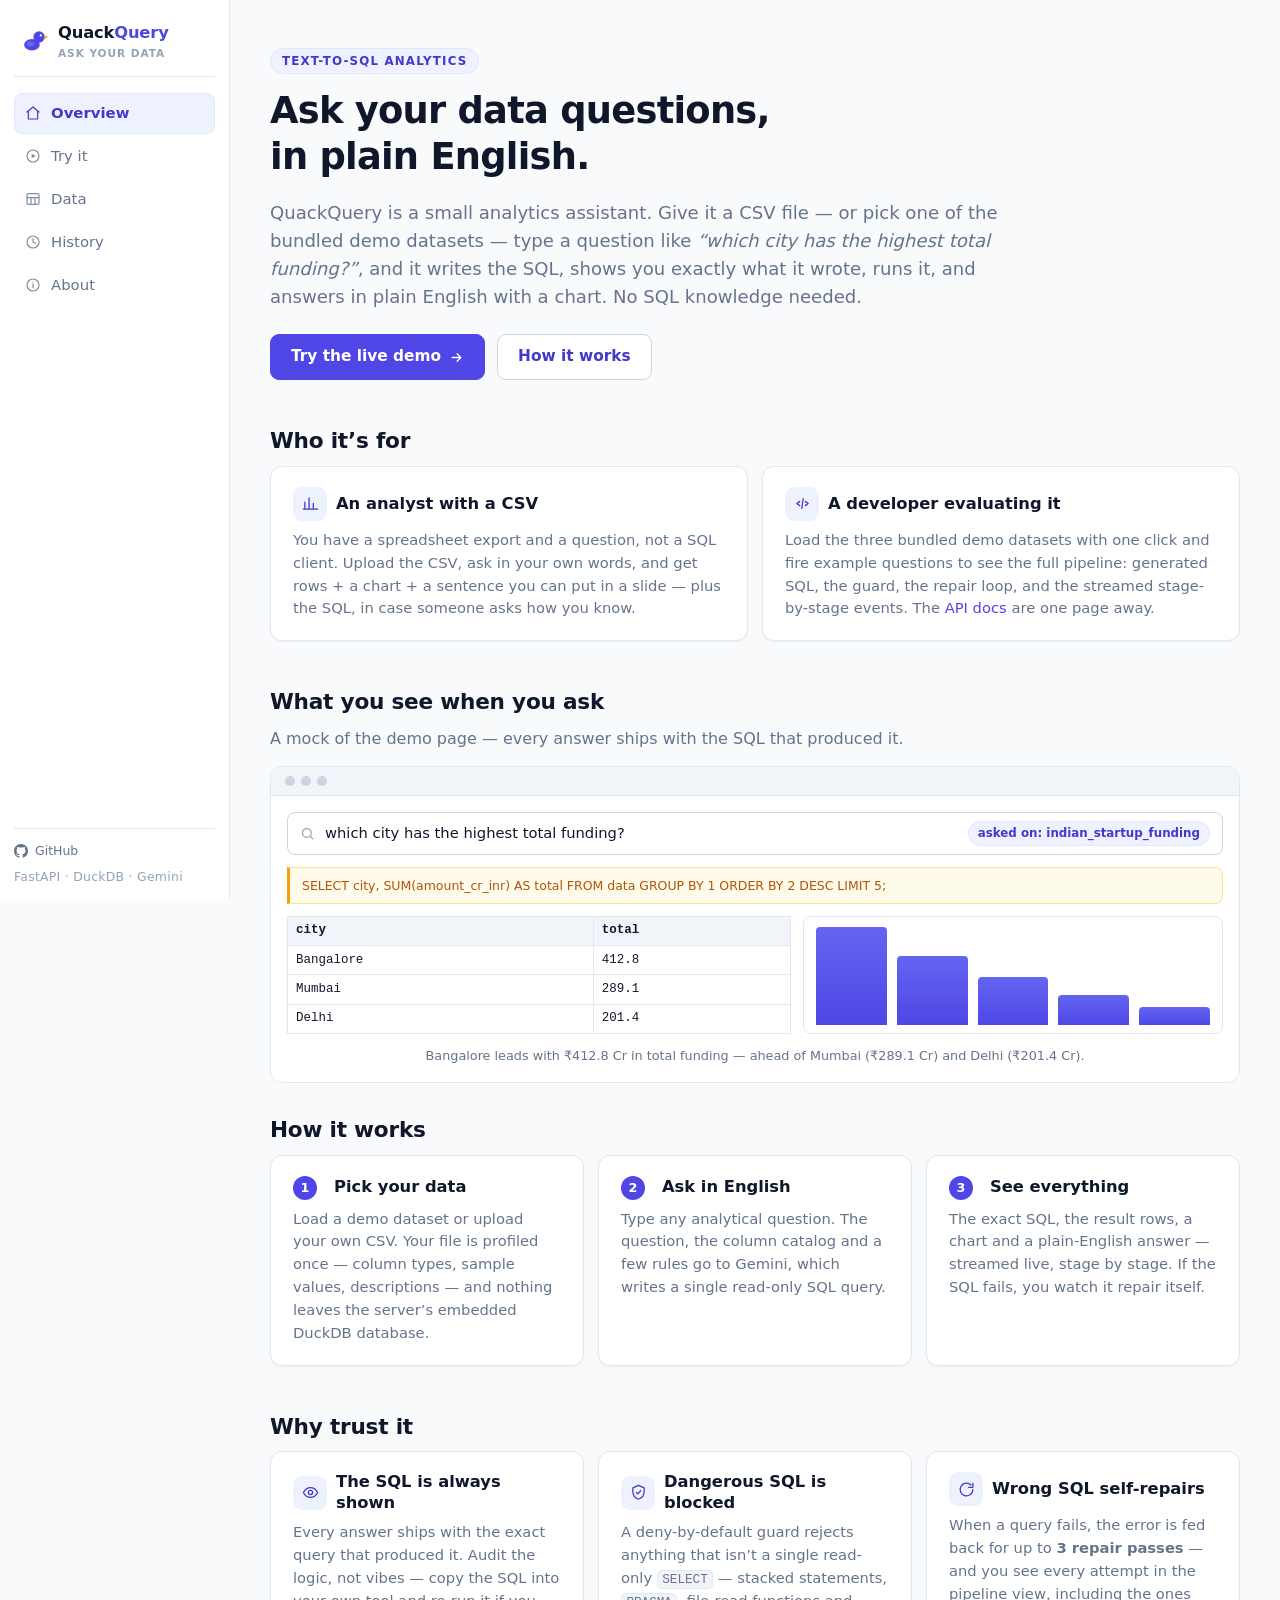
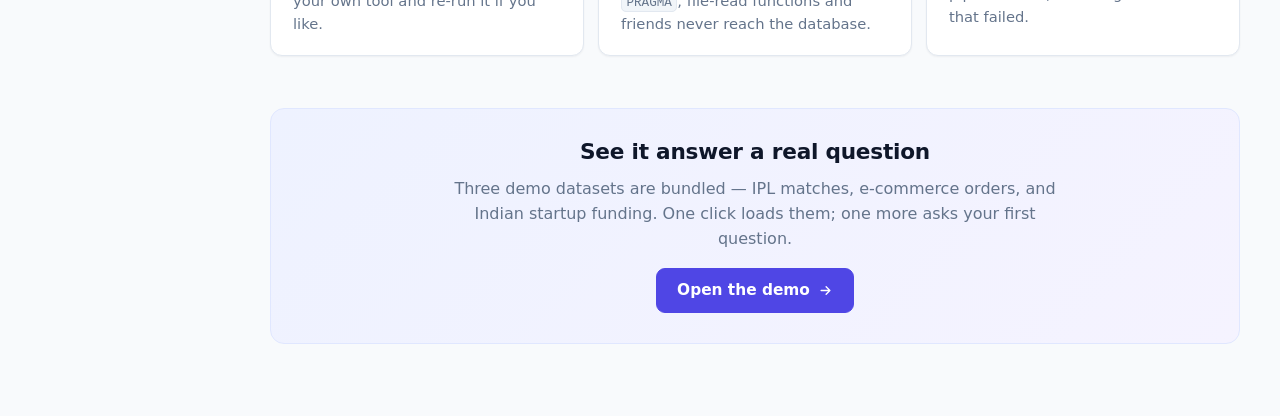
<file: static/index.html>
<!DOCTYPE html>
<html lang="en">
<head>
<meta charset="utf-8">
<meta name="viewport" content="width=device-width, initial-scale=1">
<meta name="description" content="QuackQuery — upload any CSV and ask questions in plain English. Auditable SQL, self-correcting queries, charts and plain-English answers.">
<title>QuackQuery — ask your data questions in plain English</title>
<link rel="icon" href="data:image/svg+xml,<svg xmlns='http://www.w3.org/2000/svg' viewBox='0 0 38 32'><ellipse cx='14' cy='22' rx='11' ry='8' fill='%234f46e5'/><circle cx='24' cy='11' r='8' fill='%234f46e5'/><path d='M31 9 37.5 11.2 31 13.4Z' fill='%23f59e0b'/><circle cx='26.5' cy='8.8' r='1.6' fill='white'/></svg>">
<link rel="stylesheet" href="/static/style.css">
</head>
<body>
<div class="layout">

  <aside class="sidebar">
    <a class="brand" href="/" aria-label="QuackQuery home">
      <svg viewBox="0 0 38 32" width="27" height="23" aria-hidden="true">
        <ellipse cx="14" cy="22" rx="11" ry="8" fill="#4f46e5"/>
        <ellipse cx="12" cy="21" rx="5.5" ry="3.5" fill="#6366f1"/>
        <circle cx="24" cy="11" r="8" fill="#4f46e5"/>
        <path d="M31 9 37.5 11.2 31 13.4Z" fill="#f59e0b"/>
        <circle cx="26.5" cy="8.8" r="1.6" fill="#fff"/>
      </svg>
      <span class="brand-name">Quack<b>Query</b><span class="brand-sub">ask your data</span></span>
    </a>
    <nav class="nav">
      <a href="/" class="active"><svg width="16" height="16" viewBox="0 0 24 24" fill="none" stroke="currentColor" stroke-width="1.8" stroke-linecap="round" stroke-linejoin="round" aria-hidden="true"><path d="M3 10.5 12 3l9 7.5"/><path d="M5 9.5V21h14V9.5"/></svg>Overview</a>
      <a href="/demo"><svg width="16" height="16" viewBox="0 0 24 24" fill="none" stroke="currentColor" stroke-width="1.8" stroke-linecap="round" stroke-linejoin="round" aria-hidden="true"><circle cx="12" cy="12" r="9"/><path d="M10 8.5v7l6-3.5z" fill="currentColor" stroke="none"/></svg>Try it</a>
      <a href="/data"><svg width="16" height="16" viewBox="0 0 24 24" fill="none" stroke="currentColor" stroke-width="1.8" stroke-linecap="round" stroke-linejoin="round" aria-hidden="true"><rect x="3" y="4" width="18" height="16" rx="2"/><path d="M3 10h18M9 10v10M15 10v10"/></svg>Data</a>
      <a href="/history"><svg width="16" height="16" viewBox="0 0 24 24" fill="none" stroke="currentColor" stroke-width="1.8" stroke-linecap="round" stroke-linejoin="round" aria-hidden="true"><circle cx="12" cy="12" r="9"/><path d="M12 7v5l3.5 2"/></svg>History</a>
      <a href="/about"><svg width="16" height="16" viewBox="0 0 24 24" fill="none" stroke="currentColor" stroke-width="1.8" stroke-linecap="round" stroke-linejoin="round" aria-hidden="true"><circle cx="12" cy="12" r="9"/><path d="M12 11v5"/><path d="M12 7.5v.5"/></svg>About</a>
    </nav>
    <div class="sidebar-foot">
      <a class="gh" href="https://github.com/gorredinesh21/quackquery" target="_blank" rel="noopener"><svg width="14" height="14" viewBox="0 0 16 16" fill="currentColor" aria-hidden="true"><path d="M8 0C3.58 0 0 3.58 0 8c0 3.54 2.29 6.53 5.47 7.59.4.07.55-.17.55-.38 0-.19-.01-.82-.01-1.49-2.01.37-2.53-.49-2.69-.94-.09-.23-.48-.94-.82-1.13-.28-.15-.68-.52-.01-.53.63-.01 1.08.58 1.23.82.72 1.21 1.87.87 2.33.66.07-.52.28-.87.51-1.07-1.78-.2-3.64-.89-3.64-3.95 0-.87.31-1.59.82-2.15-.08-.2-.36-1.02.08-2.12 0 0 .67-.21 2.2.82.64-.18 1.32-.27 2-.27s1.36.09 2 .27c1.53-1.04 2.2-.82 2.2-.82.44 1.1.16 1.92.08 2.12.51.56.82 1.27.82 2.15 0 3.07-1.87 3.75-3.65 3.95.29.25.54.73.54 1.48 0 1.07-.01 1.93-.01 2.2 0 .21.15.46.55.38A8.01 8.01 0 0 0 16 8c0-4.42-3.58-8-8-8z"/></svg>GitHub</a>
      <div class="stack">FastAPI · DuckDB · Gemini</div>
    </div>
  </aside>

  <main class="content">

    <section class="hero">
      <span class="eyebrow">Text-to-SQL analytics</span>
      <h1>Ask your data questions,<br>in plain English.</h1>
      <p class="lead">QuackQuery is a small analytics assistant. Give it a CSV file —
      or pick one of the bundled demo datasets — type a question like
      <em>&ldquo;which city has the highest total funding?&rdquo;</em>, and it writes the SQL,
      shows you exactly what it wrote, runs it, and answers in plain English with a chart.
      No SQL knowledge needed.</p>
      <div class="cta-row">
        <a class="btn" href="/demo">Try the live demo
          <svg width="15" height="15" viewBox="0 0 24 24" fill="none" stroke="currentColor" stroke-width="2.2" stroke-linecap="round" stroke-linejoin="round" aria-hidden="true"><path d="M5 12h14M13 6l6 6-6 6"/></svg></a>
        <a class="btn btn-ghost" href="#how">How it works</a>
      </div>
    </section>

    <h2 style="margin-top:34px;">Who it&rsquo;s for</h2>
    <div class="grid2">
      <div class="card featurecard">
        <h3><span class="ficon"><svg width="17" height="17" viewBox="0 0 24 24" fill="none" stroke="currentColor" stroke-width="1.8" stroke-linecap="round" stroke-linejoin="round" aria-hidden="true"><path d="M4 20V10M10 20V4M16 20v-8M22 20H2"/></svg></span>An analyst with a CSV</h3>
        <p>You have a spreadsheet export and a question, not a SQL client. Upload the CSV,
        ask in your own words, and get rows + a chart + a sentence you can put in a slide —
        plus the SQL, in case someone asks how you know.</p>
      </div>
      <div class="card featurecard">
        <h3><span class="ficon"><svg width="17" height="17" viewBox="0 0 24 24" fill="none" stroke="currentColor" stroke-width="1.8" stroke-linecap="round" stroke-linejoin="round" aria-hidden="true"><path d="M8 9l-4 3 4 3M16 9l4 3-4 3M13 5l-2 14"/></svg></span>A developer evaluating it</h3>
        <p>Load the three bundled demo datasets with one click and fire example questions
        to see the full pipeline: generated SQL, the guard, the repair loop, and the
        streamed stage-by-stage events. The <a href="/docs">API docs</a> are one page away.</p>
      </div>
    </div>

    <h2 style="margin-top:30px;">What you see when you ask</h2>
    <p class="muted">A mock of the demo page — every answer ships with the SQL that produced it.</p>
    <div class="mock">
      <div class="mock-bar"><i></i><i></i><i></i></div>
      <div class="mock-body">
        <div class="mock-q">
          <svg width="15" height="15" viewBox="0 0 24 24" fill="none" stroke="#94a3b8" stroke-width="2" aria-hidden="true"><circle cx="11" cy="11" r="7"/><path d="M21 21l-4.3-4.3"/></svg>
          which city has the highest total funding?
          <span class="st st-info">asked on: indian_startup_funding</span>
        </div>
        <div class="mock-sql">SELECT city, SUM(amount_cr_inr) AS total FROM data GROUP BY 1 ORDER BY 2 DESC LIMIT 5;</div>
        <div class="mock-2col">
          <table class="mock-tbl">
            <tr><th>city</th><th>total</th></tr>
            <tr><td>Bangalore</td><td>412.8</td></tr>
            <tr><td>Mumbai</td><td>289.1</td></tr>
            <tr><td>Delhi</td><td>201.4</td></tr>
          </table>
          <div class="mock-chart" aria-hidden="true">
            <b style="height:100%"></b><b style="height:70%"></b><b style="height:49%"></b>
            <b style="height:31%"></b><b style="height:18%"></b>
          </div>
        </div>
        <div class="mock-caption">Bangalore leads with ₹412.8 Cr in total funding —
        ahead of Mumbai (₹289.1 Cr) and Delhi (₹201.4 Cr).</div>
      </div>
    </div>

    <h2 id="how" style="margin-top:34px;">How it works</h2>
    <div class="grid3">
      <div class="card featurecard">
        <h3><span class="stepnum">1</span>Pick your data</h3>
        <p>Load a demo dataset or upload your own CSV. Your file is profiled once —
        column types, sample values, descriptions — and nothing leaves the server&rsquo;s
        embedded DuckDB database.</p>
      </div>
      <div class="card featurecard">
        <h3><span class="stepnum">2</span>Ask in English</h3>
        <p>Type any analytical question. The question, the column catalog and a few
        rules go to Gemini, which writes a single read-only SQL query.</p>
      </div>
      <div class="card featurecard">
        <h3><span class="stepnum">3</span>See everything</h3>
        <p>The exact SQL, the result rows, a chart and a plain-English answer —
        streamed live, stage by stage. If the SQL fails, you watch it repair itself.</p>
      </div>
    </div>

    <h2 style="margin-top:30px;">Why trust it</h2>
    <div class="grid3">
      <div class="card featurecard">
        <h3><span class="ficon"><svg width="17" height="17" viewBox="0 0 24 24" fill="none" stroke="currentColor" stroke-width="1.8" stroke-linecap="round" stroke-linejoin="round" aria-hidden="true"><path d="M2 12s3.5-7 10-7 10 7 10 7-3.5 7-10 7-10-7-10-7z"/><circle cx="12" cy="12" r="3"/></svg></span>The SQL is always shown</h3>
        <p>Every answer ships with the exact query that produced it. Audit the logic,
        not vibes — copy the SQL into your own tool and re-run it if you like.</p>
      </div>
      <div class="card featurecard">
        <h3><span class="ficon"><svg width="17" height="17" viewBox="0 0 24 24" fill="none" stroke="currentColor" stroke-width="1.8" stroke-linecap="round" stroke-linejoin="round" aria-hidden="true"><path d="M12 2 4 5.5v5c0 5 3.4 9.4 8 11 4.6-1.6 8-6 8-11v-5z"/><path d="M9 12l2 2 4-4.5"/></svg></span>Dangerous SQL is blocked</h3>
        <p>A deny-by-default guard rejects anything that isn&rsquo;t a single read-only
        <code>SELECT</code> — stacked statements, <code>PRAGMA</code>, file-read functions
        and friends never reach the database.</p>
      </div>
      <div class="card featurecard">
        <h3><span class="ficon"><svg width="17" height="17" viewBox="0 0 24 24" fill="none" stroke="currentColor" stroke-width="1.8" stroke-linecap="round" stroke-linejoin="round" aria-hidden="true"><path d="M21 12a9 9 0 1 1-2.6-6.3"/><path d="M21 3v6h-6"/></svg></span>Wrong SQL self-repairs</h3>
        <p>When a query fails, the error is fed back for up to <strong>3 repair passes</strong> —
        and you see every attempt in the pipeline view, including the ones that failed.</p>
      </div>
    </div>

    <div class="ctaband" style="margin-top:34px;">
      <h2>See it answer a real question</h2>
      <p>Three demo datasets are bundled — IPL matches, e-commerce orders, and Indian
      startup funding. One click loads them; one more asks your first question.</p>
      <a class="btn" href="/demo">Open the demo
        <svg width="15" height="15" viewBox="0 0 24 24" fill="none" stroke="currentColor" stroke-width="2.2" stroke-linecap="round" stroke-linejoin="round" aria-hidden="true"><path d="M5 12h14M13 6l6 6-6 6"/></svg></a>
    </div>

  </main>
</div>
</body>
</html>
</file>
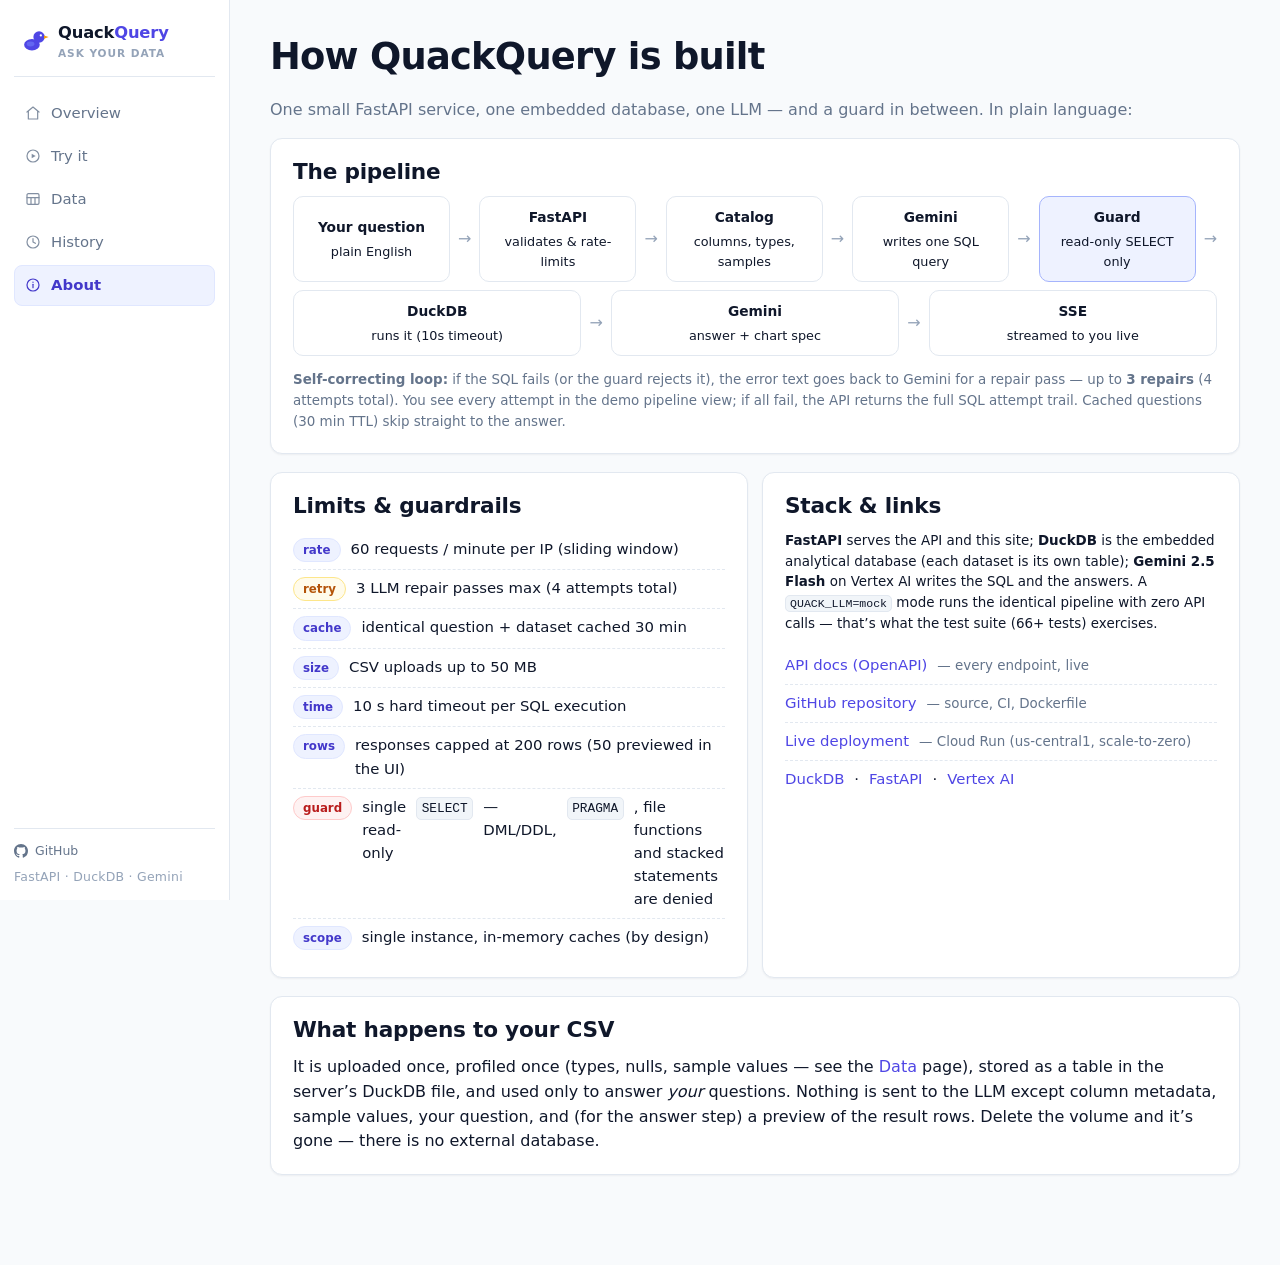
<file: static/about.html>
<!DOCTYPE html>
<html lang="en">
<head>
<meta charset="utf-8">
<meta name="viewport" content="width=device-width, initial-scale=1">
<title>About — QuackQuery</title>
<link rel="icon" href="data:image/svg+xml,<svg xmlns='http://www.w3.org/2000/svg' viewBox='0 0 38 32'><ellipse cx='14' cy='22' rx='11' ry='8' fill='%234f46e5'/><circle cx='24' cy='11' r='8' fill='%234f46e5'/><path d='M31 9 37.5 11.2 31 13.4Z' fill='%23f59e0b'/><circle cx='26.5' cy='8.8' r='1.6' fill='white'/></svg>">
<link rel="stylesheet" href="/static/style.css">
</head>
<body>
<div class="layout">

  <aside class="sidebar">
    <a class="brand" href="/" aria-label="QuackQuery home">
      <svg viewBox="0 0 38 32" width="27" height="23" aria-hidden="true">
        <ellipse cx="14" cy="22" rx="11" ry="8" fill="#4f46e5"/>
        <ellipse cx="12" cy="21" rx="5.5" ry="3.5" fill="#6366f1"/>
        <circle cx="24" cy="11" r="8" fill="#4f46e5"/>
        <path d="M31 9 37.5 11.2 31 13.4Z" fill="#f59e0b"/>
        <circle cx="26.5" cy="8.8" r="1.6" fill="#fff"/>
      </svg>
      <span class="brand-name">Quack<b>Query</b><span class="brand-sub">ask your data</span></span>
    </a>
    <nav class="nav">
      <a href="/"><svg width="16" height="16" viewBox="0 0 24 24" fill="none" stroke="currentColor" stroke-width="1.8" stroke-linecap="round" stroke-linejoin="round" aria-hidden="true"><path d="M3 10.5 12 3l9 7.5"/><path d="M5 9.5V21h14V9.5"/></svg>Overview</a>
      <a href="/demo"><svg width="16" height="16" viewBox="0 0 24 24" fill="none" stroke="currentColor" stroke-width="1.8" stroke-linecap="round" stroke-linejoin="round" aria-hidden="true"><circle cx="12" cy="12" r="9"/><path d="M10 8.5v7l6-3.5z" fill="currentColor" stroke="none"/></svg>Try it</a>
      <a href="/data"><svg width="16" height="16" viewBox="0 0 24 24" fill="none" stroke="currentColor" stroke-width="1.8" stroke-linecap="round" stroke-linejoin="round" aria-hidden="true"><rect x="3" y="4" width="18" height="16" rx="2"/><path d="M3 10h18M9 10v10M15 10v10"/></svg>Data</a>
      <a href="/history"><svg width="16" height="16" viewBox="0 0 24 24" fill="none" stroke="currentColor" stroke-width="1.8" stroke-linecap="round" stroke-linejoin="round" aria-hidden="true"><circle cx="12" cy="12" r="9"/><path d="M12 7v5l3.5 2"/></svg>History</a>
      <a href="/about" class="active"><svg width="16" height="16" viewBox="0 0 24 24" fill="none" stroke="currentColor" stroke-width="1.8" stroke-linecap="round" stroke-linejoin="round" aria-hidden="true"><circle cx="12" cy="12" r="9"/><path d="M12 11v5"/><path d="M12 7.5v.5"/></svg>About</a>
    </nav>
    <div class="sidebar-foot">
      <a class="gh" href="https://github.com/gorredinesh21/quackquery" target="_blank" rel="noopener"><svg width="14" height="14" viewBox="0 0 16 16" fill="currentColor" aria-hidden="true"><path d="M8 0C3.58 0 0 3.58 0 8c0 3.54 2.29 6.53 5.47 7.59.4.07.55-.17.55-.38 0-.19-.01-.82-.01-1.49-2.01.37-2.53-.49-2.69-.94-.09-.23-.48-.94-.82-1.13-.28-.15-.68-.52-.01-.53.63-.01 1.08.58 1.23.82.72 1.21 1.87.87 2.33.66.07-.52.28-.87.51-1.07-1.78-.2-3.64-.89-3.64-3.95 0-.87.31-1.59.82-2.15-.08-.2-.36-1.02.08-2.12 0 0 .67-.21 2.2.82.64-.18 1.32-.27 2-.27s1.36.09 2 .27c1.53-1.04 2.2-.82 2.2-.82.44 1.1.16 1.92.08 2.12.51.56.82 1.27.82 2.15 0 3.07-1.87 3.75-3.65 3.95.29.25.54.73.54 1.48 0 1.07-.01 1.93-.01 2.2 0 .21.15.46.55.38A8.01 8.01 0 0 0 16 8c0-4.42-3.58-8-8-8z"/></svg>GitHub</a>
      <div class="stack">FastAPI · DuckDB · Gemini</div>
    </div>
  </aside>

  <main class="content">
    <h1>How QuackQuery is built</h1>
    <p class="muted">One small FastAPI service, one embedded database, one LLM —
    and a guard in between. In plain language:</p>

    <div class="card">
      <h2>The pipeline</h2>
      <div class="flow">
        <div class="fbox"><b>Your question</b>plain English</div>
        <div class="farrow">→</div>
        <div class="fbox"><b>FastAPI</b>validates &amp; rate-limits</div>
        <div class="farrow">→</div>
        <div class="fbox"><b>Catalog</b>columns, types, samples</div>
        <div class="farrow">→</div>
        <div class="fbox"><b>Gemini</b>writes one SQL query</div>
        <div class="farrow">→</div>
        <div class="fbox hot"><b>Guard</b>read-only SELECT only</div>
        <div class="farrow">→</div>
        <div class="fbox"><b>DuckDB</b>runs it (10s timeout)</div>
        <div class="farrow">→</div>
        <div class="fbox"><b>Gemini</b>answer + chart spec</div>
        <div class="farrow">→</div>
        <div class="fbox"><b>SSE</b>streamed to you live</div>
      </div>
      <p class="small muted" style="margin:14px 0 0;">
        <b>Self-correcting loop:</b> if the SQL fails (or the guard rejects it), the error text
        goes back to Gemini for a repair pass — up to <b>3 repairs</b> (4 attempts total).
        You see every attempt in the demo pipeline view; if all fail, the API returns
        the full SQL attempt trail. Cached questions (30&nbsp;min TTL) skip straight to the answer.</p>
    </div>

    <div class="grid2">
      <div class="card">
        <h2>Limits &amp; guardrails</h2>
        <ul class="limitlist">
          <li><span class="st st-info">rate</span>60 requests / minute per IP (sliding window)</li>
          <li><span class="st st-warn">retry</span>3 LLM repair passes max (4 attempts total)</li>
          <li><span class="st st-info">cache</span>identical question + dataset cached 30 min</li>
          <li><span class="st st-info">size</span>CSV uploads up to 50 MB</li>
          <li><span class="st st-info">time</span>10 s hard timeout per SQL execution</li>
          <li><span class="st st-info">rows</span>responses capped at 200 rows (50 previewed in the UI)</li>
          <li><span class="st st-err">guard</span>single read-only <code>SELECT</code> — DML/DDL,
              <code>PRAGMA</code>, file functions and stacked statements are denied</li>
          <li><span class="st st-info">scope</span>single instance, in-memory caches (by design)</li>
        </ul>
      </div>
      <div class="card">
        <h2>Stack &amp; links</h2>
        <p class="small" style="margin-top:0;"><b>FastAPI</b> serves the API and this site;
        <b>DuckDB</b> is the embedded analytical database (each dataset is its own table);
        <b>Gemini 2.5 Flash</b> on Vertex AI writes the SQL and the answers. A
        <code>QUACK_LLM=mock</code> mode runs the identical pipeline with zero API calls —
        that&rsquo;s what the test suite (66+ tests) exercises.</p>
        <ul class="limitlist">
          <li><a href="/docs" target="_blank" rel="noopener">API docs (OpenAPI)</a>
              <span class="muted small">— every endpoint, live</span></li>
          <li><a href="https://github.com/gorredinesh21/quackquery" target="_blank" rel="noopener">GitHub repository</a>
              <span class="muted small">— source, CI, Dockerfile</span></li>
          <li><a href="https://quackquery-yzzxrxetcq-uc.a.run.app" target="_blank" rel="noopener">Live deployment</a>
              <span class="muted small">— Cloud Run (us-central1, scale-to-zero)</span></li>
          <li><a href="https://duckdb.org/" target="_blank" rel="noopener">DuckDB</a> ·
              <a href="https://fastapi.tiangolo.com/" target="_blank" rel="noopener">FastAPI</a> ·
              <a href="https://cloud.google.com/vertex-ai" target="_blank" rel="noopener">Vertex AI</a></li>
        </ul>
      </div>
    </div>

    <div class="card">
      <h2>What happens to your CSV</h2>
      <p style="margin-bottom:0;">It is uploaded once, profiled once (types, nulls, sample values —
      see the <a href="/data">Data</a> page), stored as a table in the server&rsquo;s DuckDB file,
      and used only to answer <em>your</em> questions. Nothing is sent to the LLM except column
      metadata, sample values, your question, and (for the answer step) a preview of the result rows.
      Delete the volume and it&rsquo;s gone — there is no external database.</p>
    </div>
  </main>
</div>
</body>
</html>
</file>
<file: static/style.css>
/* QuackQuery — shared light theme + sidebar layout.
   Plain CSS, no frameworks. Palette: white/#f8fafc bg, #e2e8f0 borders,
   indigo #4f46e5 accent, slate text; green/amber/red only for status. */

:root {
  --bg: #f8fafc;
  --panel: #ffffff;
  --border: #e2e8f0;
  --border-strong: #cbd5e1;
  --text: #0f172a;
  --muted: #64748b;
  --muted-2: #94a3b8;
  --accent: #4f46e5;
  --accent-dark: #4338ca;
  --accent-soft: #eef2ff;
  --accent-softer: #f5f7ff;
  --amber: #b45309;
  --amber-border: #f59e0b;
  --amber-bg: #fffbeb;
  --green: #15803d;
  --green-border: #16a34a;
  --green-bg: #f0fdf4;
  --red: #b91c1c;
  --red-border: #dc2626;
  --red-bg: #fef2f2;
  --violet: #7c3aed;
  --code-bg: #f1f5f9;
  --shadow: 0 1px 2px rgba(15, 23, 42, .05);
  color-scheme: light;
}

* { box-sizing: border-box; }
html { scroll-behavior: smooth; }
body {
  margin: 0;
  font-family: ui-sans-serif, system-ui, -apple-system, "Segoe UI", Roboto,
               "Helvetica Neue", Arial, sans-serif;
  background: var(--bg);
  color: var(--text);
  font-size: 16px;
  line-height: 1.55;
}
code, pre, .mono { font-family: ui-monospace, SFMono-Regular, Menlo, Consolas,
                    monospace; }
a { color: var(--accent); text-decoration: none; }
a:hover { text-decoration: underline; }
h1, h2, h3 { line-height: 1.25; margin: 0 0 .5em; }
h1 { font-size: clamp(1.7rem, 3.5vw, 2.3rem); letter-spacing: -.02em; }
h2 { font-size: 1.35rem; letter-spacing: -.01em; }
h3 { font-size: 1.02rem; }
p  { margin: .4em 0 .9em; }

/* ---- layout: fixed sidebar + independently scrolling content ---------- */
.layout { display: flex; min-height: 100vh; }

.sidebar {
  position: fixed; inset: 0 auto 0 0; width: 230px;
  background: var(--panel);
  border-right: 1px solid var(--border);
  display: flex; flex-direction: column;
  padding: 18px 14px 14px;
  z-index: 20;
}
.content {
  margin-left: 230px; flex: 1;
  padding: 34px 40px 72px;
  max-width: 1060px;
  width: 100%;
}

/* brand */
.brand {
  display: flex; align-items: center; gap: 9px;
  padding: 2px 8px 14px; margin-bottom: 10px;
  border-bottom: 1px solid var(--border);
  color: var(--text);
}
.brand:hover { text-decoration: none; }
.brand-name { font-weight: 700; font-size: 1.02rem; letter-spacing: -.01em; }
.brand-name b { color: var(--accent); font-weight: 800; }
.brand-sub { display: block; font-size: .66rem; color: var(--muted-2);
             letter-spacing: .09em; text-transform: uppercase; }

/* nav */
.nav { display: flex; flex-direction: column; gap: 2px; margin-top: 6px; }
.nav a {
  display: flex; align-items: center; gap: 10px;
  padding: 8px 10px; border-radius: 8px;
  color: var(--muted); font-weight: 500; font-size: .93rem;
  border: 1px solid transparent;
}
.nav a svg { flex: 0 0 auto; opacity: .8; }
.nav a:hover { background: var(--accent-softer); color: var(--text);
               text-decoration: none; }
.nav a.active {
  background: var(--accent-soft); color: var(--accent-dark);
  font-weight: 600; border-color: #e0e7ff;
}
.nav a.active svg { opacity: 1; }

/* sidebar footer */
.sidebar-foot {
  margin-top: auto; padding-top: 12px;
  border-top: 1px solid var(--border);
  font-size: .78rem; color: var(--muted);
  display: flex; flex-direction: column; gap: 6px;
}
.sidebar-foot .gh {
  display: inline-flex; align-items: center; gap: 7px; color: var(--muted);
}
.sidebar-foot .gh:hover { color: var(--text); }
.sidebar-foot .stack { color: var(--muted-2); letter-spacing: .02em; }

/* ---- cards, grids, chips, badges -------------------------------------- */
.card {
  background: var(--panel); border: 1px solid var(--border);
  border-radius: 12px; padding: 20px 22px; margin-bottom: 18px;
  box-shadow: var(--shadow);
}
.card > :last-child { margin-bottom: 0; }
.card h2 { margin-top: 0; }
.cardhead { display: flex; align-items: baseline; justify-content: space-between;
            gap: 12px; flex-wrap: wrap; margin-bottom: 12px; }
.cardhead h2, .cardhead h3 { margin: 0; }

.grid2 { display: grid; grid-template-columns: repeat(2, 1fr); gap: 14px; }
.grid3 { display: grid; grid-template-columns: repeat(3, 1fr); gap: 14px; }
@media (max-width: 900px) { .grid3 { grid-template-columns: 1fr; } }
@media (max-width: 640px) { .grid2 { grid-template-columns: 1fr; } }

.chip {
  display: inline-flex; align-items: center; gap: 5px;
  padding: 5px 11px; font-size: .82rem; font-weight: 500;
  background: var(--panel); color: var(--muted);
  border: 1px solid var(--border-strong); border-radius: 999px;
  cursor: pointer;
}
.chip:hover { border-color: var(--accent); color: var(--accent-dark);
              background: var(--accent-softer); }
body.busy .chip { opacity: .45; pointer-events: none; }
.chips { display: flex; flex-wrap: wrap; gap: 8px; margin-top: 12px; }

/* status chips — the only green/amber/red usage */
.st { display: inline-flex; align-items: center; gap: 5px;
      padding: 2px 9px; border-radius: 999px; font-size: .74rem;
      font-weight: 600; border: 1px solid transparent; white-space: nowrap; }
.st-ok   { color: var(--green); background: var(--green-bg);
           border-color: #bbf7d0; }
.st-warn { color: var(--amber); background: var(--amber-bg);
           border-color: #fde68a; }
.st-err  { color: var(--red); background: var(--red-bg);
           border-color: #fecaca; }
.st-info { color: var(--accent-dark); background: var(--accent-soft);
           border-color: #e0e7ff; }

.muted { color: var(--muted); }
.small { font-size: .84rem; }
code {
  background: var(--code-bg); border: 1px solid var(--border);
  border-radius: 5px; padding: .08em .35em; font-size: .86em;
}
pre {
  background: var(--code-bg); border: 1px solid var(--border);
  border-radius: 8px; padding: 12px 14px; overflow-x: auto;
  font-size: .84rem; line-height: 1.5; margin: .5em 0;
}

/* ---- buttons ------------------------------------------------------------ */
.btn {
  display: inline-flex; align-items: center; justify-content: center; gap: 8px;
  padding: 10px 20px; border-radius: 9px; border: 1px solid var(--accent);
  background: var(--accent); color: #fff; font-size: .96rem; font-weight: 600;
  cursor: pointer;
}
.btn:hover { background: var(--accent-dark); text-decoration: none; }
.btn:disabled { opacity: .55; cursor: wait; }
.btn-ghost {
  background: var(--panel); color: var(--accent-dark);
  border: 1px solid var(--border-strong);
}
.btn-ghost:hover { background: var(--accent-softer); border-color: var(--accent); }
.btn-sm { padding: 6px 12px; font-size: .84rem; border-radius: 7px; }

/* ---- forms --------------------------------------------------------------- */
label.flabel {
  display: block; font-size: .74rem; text-transform: uppercase;
  letter-spacing: .08em; color: var(--muted); margin-bottom: 6px;
  font-weight: 600;
}
select, input[type=text] {
  width: 100%; padding: 9px 11px; border-radius: 8px;
  border: 1px solid var(--border-strong); background: #fff;
  color: var(--text); font-size: .96rem; font-family: inherit;
}
select:focus, input[type=text]:focus {
  outline: 2px solid var(--accent-soft); border-color: var(--accent);
}
.frow { display: flex; gap: 14px; }
.frow > div { flex: 1; min-width: 0; }
@media (max-width: 640px) { .frow { flex-direction: column; } }
.uploadbtn {
  display: inline-flex; align-items: center; gap: 7px; margin-top: 12px;
  padding: 8px 13px; font-size: .86rem; cursor: pointer;
  border: 1px dashed var(--accent); border-radius: 8px;
  background: var(--accent-softer); color: var(--accent-dark);
}
.uploadbtn:hover { background: var(--accent-soft); }

/* ---- tables --------------------------------------------------------------- */
.tbl { border-collapse: collapse; width: 100%; font-size: .86rem; }
.tbl th, .tbl td { border: 1px solid var(--border); padding: 7px 10px;
                   text-align: left; vertical-align: top; }
.tbl th { background: var(--code-bg); font-weight: 600; white-space: nowrap; }
.tbl td.mono, .tbl td code { font-size: .8rem; }
.tblwrap { overflow-x: auto; }

/* ---- pipeline events (demo page) ------------------------------------------ */
#log { font-family: ui-monospace, SFMono-Regular, Menlo, Consolas, monospace;
       font-size: .82rem; line-height: 1.55; }
.ev {
  padding: 8px 12px; margin: 8px 0;
  background: #fff; border: 1px solid var(--border);
  border-left: 3px solid var(--border-strong);
  border-radius: 0 8px 8px 0; white-space: pre-wrap; word-break: break-word;
}
.ev .tag { font-size: .68rem; text-transform: uppercase; letter-spacing: .1em;
           color: var(--muted-2); display: block; margin-bottom: 2px; }
.ev.stage  { border-left-color: var(--accent); }
.ev.retry  { border-left-color: var(--accent); color: var(--muted); font-style: italic; }
.ev.sql    { border-left-color: var(--amber-border); }
.ev.rows   { border-left-color: var(--green-border); }
.ev.chart  { border-left-color: var(--violet); }
.ev.answer { border-left-color: var(--green-border); }
.ev.done   { border-left-color: var(--green-border); color: var(--green); font-weight: 700; }
.ev.error  { border-left-color: var(--red-border); background: var(--red-bg);
             border-color: #fecaca; color: var(--red); font-weight: 600; }
.ev .answertext { font-family: ui-sans-serif, system-ui, sans-serif;
                  font-size: 1.02rem; color: var(--text); font-weight: 400; }
.ev table { border-collapse: collapse; margin-top: 8px; width: 100%;
            font-size: .8rem; font-family: ui-monospace, Menlo, monospace;
            background: #fff; }
.ev th, .ev td { border: 1px solid var(--border); padding: 4px 8px;
                 text-align: left; }
.ev th { background: var(--code-bg); }

/* ---- empty states ---------------------------------------------------------- */
.empty {
  border: 1.5px dashed var(--border-strong); border-radius: 12px;
  padding: 44px 24px; text-align: center; color: var(--muted);
}
.empty h3 { color: var(--text); margin-bottom: .3em; }
.empty .btn { margin-top: 10px; }

/* ---- index page pieces ------------------------------------------------------ */
.hero { padding: 14px 0 8px; }
.hero .lead { font-size: 1.13rem; color: var(--muted); max-width: 46rem;
              margin: .3em 0 1.3em; }
.cta-row { display: flex; gap: 12px; flex-wrap: wrap; margin: 18px 0 6px; }
.eyebrow { display: inline-block; font-size: .74rem; font-weight: 700;
           letter-spacing: .1em; text-transform: uppercase;
           color: var(--accent-dark); background: var(--accent-soft);
           border: 1px solid #e0e7ff; border-radius: 999px;
           padding: 3px 11px; margin-bottom: 14px; }

.stepnum {
  display: inline-flex; align-items: center; justify-content: center;
  width: 24px; height: 24px; border-radius: 50%; flex: 0 0 auto;
  background: var(--accent); color: #fff; font-weight: 700; font-size: .8rem;
  margin-right: 8px; vertical-align: middle;
}
.featurecard p { color: var(--muted); font-size: .92rem; margin: 0; }
.featurecard h3 { display: flex; align-items: center; gap: 9px; }
.ficon {
  display: inline-flex; align-items: center; justify-content: center;
  width: 34px; height: 34px; border-radius: 9px; flex: 0 0 auto;
  background: var(--accent-soft); color: var(--accent-dark);
}

.ctaband {
  background: linear-gradient(135deg, #eef2ff, #f5f3ff);
  border: 1px solid #e0e7ff; border-radius: 14px;
  padding: 30px 28px; text-align: center;
}
.ctaband p { color: var(--muted); max-width: 40rem; margin: .2em auto 16px; }

/* CSS-drawn mock of the demo UI */
.mock { border: 1px solid var(--border); border-radius: 12px; overflow: hidden;
        background: #fff; }
.mock-bar {
  display: flex; align-items: center; gap: 6px; padding: 9px 14px;
  background: var(--code-bg); border-bottom: 1px solid var(--border);
}
.mock-bar i { width: 10px; height: 10px; border-radius: 50%;
              background: var(--border-strong); display: inline-block; }
.mock-body { padding: 16px; display: grid; gap: 12px; }
.mock-q {
  display: flex; align-items: center; gap: 10px;
  border: 1px solid var(--border-strong); border-radius: 8px;
  padding: 8px 12px; font-size: .92rem; color: var(--text);
  background: #fff;
}
.mock-q .st-info { margin-left: auto; }
.mock-sql {
  background: var(--amber-bg); border: 1px solid #fde68a; border-left: 3px solid var(--amber-border);
  border-radius: 0 8px 8px 0; padding: 8px 12px; font-size: .78rem;
  color: var(--amber); white-space: nowrap; overflow-x: auto;
}
.mock-2col { display: grid; grid-template-columns: 1.2fr 1fr; gap: 12px; }
@media (max-width: 640px) { .mock-2col { grid-template-columns: 1fr; } }
.mock-tbl { border-collapse: collapse; font-size: .78rem; width: 100%;
            font-family: ui-monospace, Menlo, monospace; }
.mock-tbl th, .mock-tbl td { border: 1px solid var(--border); padding: 4px 8px;
                             text-align: left; }
.mock-tbl th { background: var(--code-bg); }
.mock-chart {
  border: 1px solid var(--border); border-radius: 8px; padding: 10px 12px 8px;
  display: flex; align-items: flex-end; gap: 10px; height: 118px;
}
.mock-chart b {
  flex: 1; background: linear-gradient(180deg, #6366f1, #4f46e5);
  border-radius: 4px 4px 0 0; display: block;
}
.mock-caption { font-size: .8rem; color: var(--muted); text-align: center; }

/* ---- data page ----------------------------------------------------------- */
.tv {
  display: inline-flex; align-items: baseline; gap: 5px; margin: 2px 4px 2px 0;
  padding: 2px 8px; background: var(--accent-softer);
  border: 1px solid var(--border); border-radius: 6px;
  font-size: .78rem; font-family: ui-monospace, Menlo, monospace;
}
.tv .n { color: var(--muted-2); font-size: .7rem; }
.statrow { display: flex; gap: 12px; flex-wrap: wrap; margin-bottom: 16px; }
.stat {
  background: #fff; border: 1px solid var(--border); border-radius: 10px;
  padding: 10px 16px; min-width: 110px;
}
.stat b { display: block; font-size: 1.25rem; letter-spacing: -.02em; }
.stat span { font-size: .76rem; color: var(--muted); text-transform: uppercase;
             letter-spacing: .06em; }

/* ---- history page --------------------------------------------------------- */
.hrow {
  border: 1px solid var(--border); border-radius: 10px; background: #fff;
  margin-bottom: 10px; overflow: hidden;
}
.hrow-head {
  display: flex; align-items: center; gap: 12px; flex-wrap: wrap;
  padding: 12px 16px; cursor: pointer; user-select: none;
}
.hrow-head:hover { background: var(--accent-softer); }
.hrow-q { font-weight: 600; flex: 1 1 240px; min-width: 0;
          overflow: hidden; text-overflow: ellipsis; white-space: nowrap; }
.hrow-meta { display: flex; align-items: center; gap: 8px; flex-wrap: wrap;
             color: var(--muted); font-size: .8rem; }
.hrow.open { border-color: var(--accent); }
.hdet { display: none; padding: 4px 16px 16px; border-top: 1px dashed var(--border); }
.hrow.open .hdet { display: block; }
.hdet .btn { margin-right: 8px; }
.caret { color: var(--muted-2); transition: transform .15s; flex: 0 0 auto; }
.hrow.open .caret { transform: rotate(90deg); }

/* ---- about page ------------------------------------------------------------ */
.flow { display: flex; align-items: stretch; gap: 8px; flex-wrap: wrap; }
.fbox {
  flex: 1 1 130px; border: 1px solid var(--border); border-radius: 10px;
  background: #fff; padding: 10px 12px; font-size: .8rem; text-align: center;
  display: flex; flex-direction: column; justify-content: center; gap: 3px;
}
.fbox b { font-size: .86rem; }
.fbox.hot { border-color: #a5b4fc; background: var(--accent-soft); }
.farrow { align-self: center; color: var(--muted-2); font-size: 1rem; flex: 0 0 auto; }
.limitlist { list-style: none; padding: 0; margin: 0; }
.limitlist li {
  display: flex; gap: 10px; align-items: baseline; padding: 7px 0;
  border-bottom: 1px dashed var(--border); font-size: .93rem;
}
.limitlist li:last-child { border-bottom: 0; }
.limitlist code { white-space: nowrap; }

/* ---- responsive: sidebar becomes a top bar below 800px -------------------- */
@media (max-width: 800px) {
  .sidebar {
    position: static; width: 100%; flex-direction: row; align-items: center;
    gap: 10px; padding: 10px 14px; border-right: 0;
    border-bottom: 1px solid var(--border); flex-wrap: wrap;
  }
  .brand { border-bottom: 0; padding: 0; margin: 0; }
  .brand-name span.brand-sub { display: none; }
  .nav { flex-direction: row; margin: 0; overflow-x: auto; flex: 1; }
  .nav a { padding: 6px 10px; white-space: nowrap; font-size: .88rem; }
  .sidebar-foot {
    margin-top: 0; padding-top: 0; border-top: 0; flex-direction: row;
    align-items: center; gap: 10px;
  }
  .sidebar-foot .stack { display: none; }
  .content { margin-left: 0; padding: 22px 16px 56px; }
}
</file>
